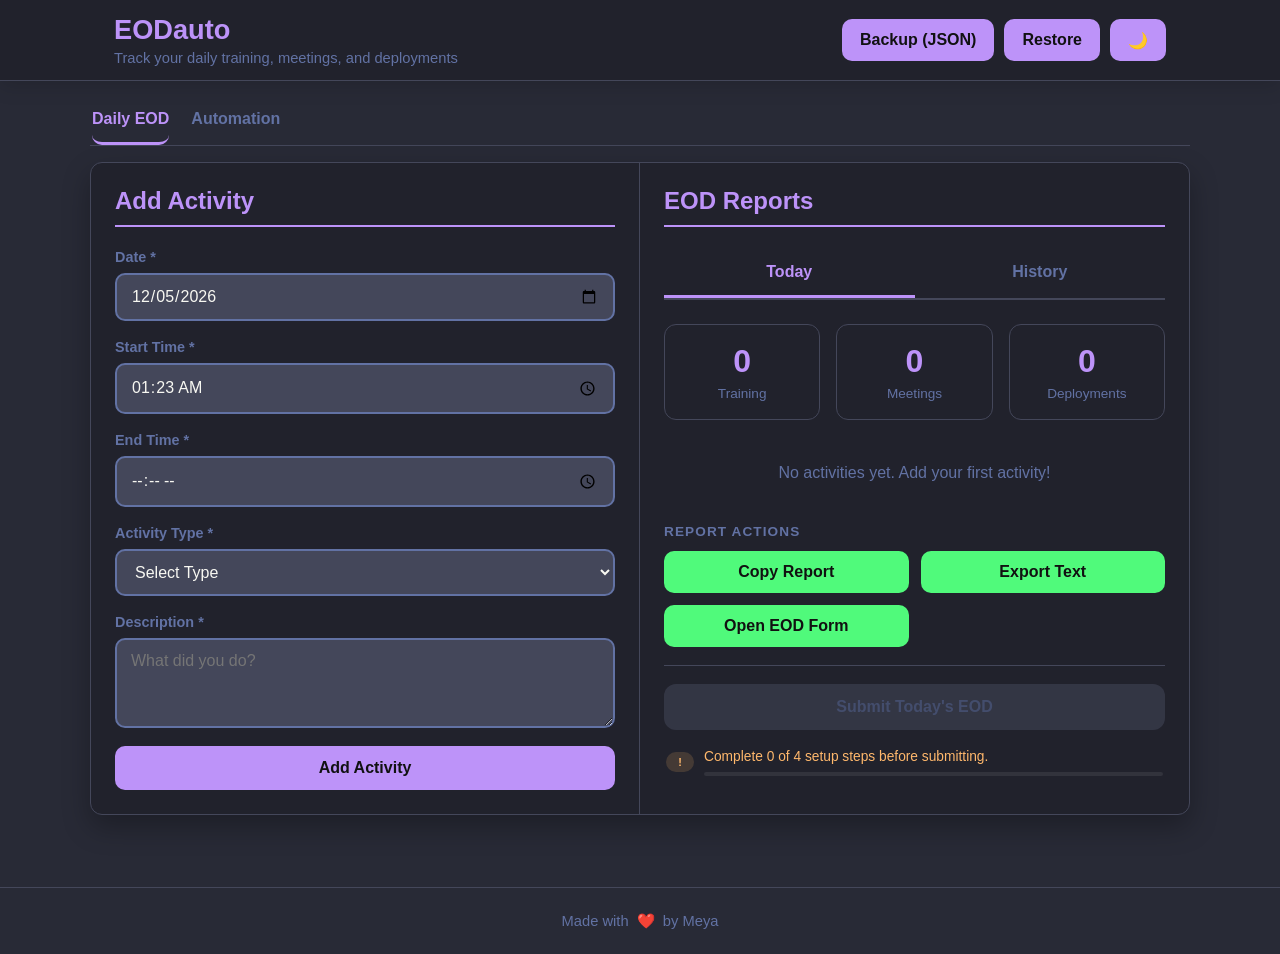
<file: index.html>
<!DOCTYPE html>
<html lang="en">

<head>
    <meta charset="UTF-8">
    <meta name="viewport" content="width=device-width, initial-scale=1.0">
    <title>EODauto</title>

    <link rel="stylesheet" href="styles.css">
</head>

<body>

    <!-- Toast Notifications -->
    <div class="toast-container" id="toastContainer"></div>

    <!-- Header -->
    <header class="site-header">

        <div class="header-content">

            <div class="header-branding">
                <h1>EODauto</h1>
                <p>Track your daily training, meetings, and deployments</p>
            </div>

            <!-- Mobile Menu Button -->
            <button
                id="menuToggle"
                class="menu-toggle"
                aria-label="Toggle navigation"
                aria-expanded="false"
                aria-controls="headerControls">

                <span></span>
                <span></span>
                <span></span>

            </button>

            <!-- Navigation -->
            <nav
                id="headerControls"
                class="header-controls"
                aria-label="Application Navigation">

                <button
                    class="backup-button"
                    id="backupBtn"
                    type="button">

                    Backup (JSON)

                </button>

                <button
                    class="restore-button"
                    id="restoreBtn"
                    type="button">

                    Restore

                </button>

                <input
                    class="restore-input"
                    id="restoreInput"
                    type="file"
                    accept="application/json,.json">

                <button
                    class="theme-toggle"
                    id="themeToggle"
                    type="button"
                    title="Toggle Theme">

                    🌙
                </button>
            </nav>
        </div>
    </header>

    <!-- Main -->
    <main class="main-wrapper">

        <div class="container">

            <div class="app-view-switcher" aria-label="Workspace view">
                <button class="app-view-button active" type="button" data-view="daily">
                    Daily EOD
                </button>
                <button class="app-view-button" type="button" data-view="automation">
                    Automation
                </button>
            </div>

            <div class="main-content" id="mainContent" data-view="daily">

                <!-- Activity Form -->
                <section class="card daily-view activity-card">

                    <h2>Add Activity</h2>

                    <div
                        class="success"
                        id="successMessage">

                        Activity added successfully!
                    </div>

                    <div
                        class="error"
                        id="formError">
                    </div>

                    <form id="entryForm">
                        <div class="form-group">
                            <label for="date">
                                Date *
                            </label>

                            <input
                                type="date"
                                id="date"
                                required>
                        </div>

                        <div class="form-group">

                            <label for="startTime">
                                Start Time *
                            </label>

                            <input
                                type="time"
                                id="startTime"
                                required>

                        </div>

                        <div class="form-group">
                            <label for="endTime">
                                End Time *
                            </label>

                            <input
                                type="time"
                                id="endTime"
                                required>
                        </div>

                        <div class="form-group">
                            <label for="activityType">
                                Activity Type *
                            </label>

                            <select
                                id="activityType"
                                required>

                                <option value="">Select Type</option>
                                <option value="training">Training</option>
                                <option value="meeting">Meeting</option>
                                <option value="deployment">Deployment</option>

                            </select>

                        </div>

                        <div class="form-group">

                            <label for="description">
                                Description *
                            </label>

                            <textarea
                                id="description"
                                placeholder="What did you do?"
                                required></textarea>
                        </div>

                        <button type="submit">
                            Add Activity
                        </button>
                    </form>
                </section>

                <!-- Reports -->
                <section class="card daily-view reports-card">

                    <h2>EOD Reports</h2>
                    <div
                        class="tabs"
                        id="reportTabs">

                        <button
                            class="tab-button active"
                            data-tab="today">
                            Today
                        </button>

                        <button
                            class="tab-button"
                            data-tab="history">
                            History
                        </button>
                    </div>

                    <!-- Today -->

                    <div
                        class="tab-content active"
                        id="todayTab">
                        <div
                            class="stats"
                            id="stats">
                            <div class="stat">
                                <div
                                    class="stat-number"
                                    id="trainingCount">
                                    0
                                </div>
                                <div class="stat-label">
                                    Training
                                </div>
                            </div>
                            <div class="stat">
                                <div
                                    class="stat-number"
                                    id="meetingCount">
                                    0
                                </div>
                                <div class="stat-label">
                                    Meetings
                                </div>
                            </div>

                            <div class="stat">

                                <div
                                    class="stat-number"
                                    id="deploymentCount">
                                    0
                                </div>

                                <div class="stat-label">
                                    Deployments
                                </div>
                            </div>
                        </div>

                        <div
                            class="entries-list"
                            id="entriesList">

                            <p class="empty-message">
                                No activities yet. Add your first activity!
                            </p>
                        </div>

                        <div class="export-section">

                            <div class="export-label">

                                Report Actions

                            </div>

                            <div class="export-buttons">

                                <button id="copyReportBtn">

                                    Copy Report

                                </button>

                                <button id="exportTextBtn">

                                    Export Text

                                </button>

                                <button id="formsBtn">

                                    Open EOD Form

                                </button>

                            </div>

                            <hr class="report-divider">

                            <button
                                id="submitEodBtn"
                                class="submit-eod-btn"
                                type="button">

                                Submit Today's EOD

                            </button>

                            <div id="automationSetupReminder" class="automation-setup-reminder">
                                Complete all automation setup steps before submitting.
                            </div>

                        </div>
                    </div>

                    <!-- History -->

                    <div
                        class="tab-content"
                        id="historyTab">

                        <div
                            class="date-list"
                            id="dateList">

                            <p class="empty-message">

                                No EOD reports recorded yet.

                            </p>
                        </div>

                        <div
                            class="report-display empty"
                            id="reportDisplay">

                            Select a date to view the EOD report

                        </div>

                        <div class="export-section">

                            <div class="export-label">

                                Report Actions

                            </div>

                            <div class="export-buttons">

                                <button id="copyHistoryBtn">

                                    Copy Report

                                </button>

                                <button id="exportHistoryBtn">

                                    Export Report

                                </button>

                            </div>

                        </div>
                    </div>
                </section>

                <!-- Automation Setup -->
                <section class="card automation-view automation-wizard-card">
                    <h2>Automation Setup</h2>

                    <div class="wizard-checklist">

                        <details class="wizard-step" id="wizardStepTampermonkey">
                            <summary class="wizard-step-summary">
                                <div>
                                    <div class="wizard-step-title">Install Tampermonkey</div>
                                    <div class="wizard-step-copy">
                                        Install the browser extension that runs EODAuto automation.
                                    </div>
                                </div>
                                <div class="wizard-step-action">
                                    <label class="wizard-checkbox">
                                        <input type="checkbox" id="setupTampermonkeyCheckbox">
                                        <span>Installed</span>
                                    </label>
                                </div>
                            </summary>
                            <div class="wizard-step-content">
                                <p><a href="https://tampermonkey.net/?ext=dhdg&browser=chrome" target="_blank" rel="noopener">Download Tampermonkey</a> and install it in your browser. After installation, return here and check the box.</p>
                            </div>
                        </details>

                        <details class="wizard-step" id="wizardStepScript">
                            <summary class="wizard-step-summary">
                                <div>
                                    <div class="wizard-step-title">Install EODAuto Automation</div>
                                    <div class="wizard-step-copy">
                                        Open the automation script so Tampermonkey can install it automatically.
                                    </div>
                                </div>
                                <div class="wizard-step-action">
                                    <label class="wizard-checkbox">
                                        <input type="checkbox" id="setupScriptCheckbox">
                                        <span>Installed</span>
                                    </label>
                                </div>
                            </summary>
                            <div class="wizard-step-content">
                                <ol>
                                    <li>Open the EODAuto script on GitHub Gist: <a href="https://gist.github.com/CGMejia2001/66a2e7a3972d83bdd9325d8642da30ff" target="_blank" rel="noopener">View Gist</a>.</li>
                                    <li>After installing the Tampermonkey extension, open your browser's extensions list and click Tampermonkey.</li>
                                    <li>In Tampermonkey, click <strong>Dashboard</strong>. When redirected, click the <strong>+</strong> (create) icon to add a new userscript.</li>
                                    <li>Copy the contents of the Gist and paste it into the Tampermonkey editor, then choose <strong>File &gt; Save</strong>.</li>
                                    <li>Return to Tampermonkey's <strong>Installed Userscripts</strong> list and ensure the EODAuto script is enabled.</li>
                                    <li>Once enabled, mark this step complete.</li>
                                </ol>
                            </div>
                        </details>

                        <details class="wizard-step" id="wizardStepConfigure">
                            <summary class="wizard-step-summary">
                                <div>
                                    <div class="wizard-step-title">Configure Automation</div>
                                    <div class="wizard-step-copy">
                                        Fill in required automation settings using the form below. The checkbox will stay synced with valid automation configuration.
                                    </div>
                                </div>
                                <div class="wizard-step-action">
                                    <label class="wizard-checkbox">
                                        <input type="checkbox" id="setupConfiguredCheckbox">
                                        <span>Configured</span>
                                    </label>
                                </div>
                            </summary>
                            <div class="wizard-step-content">
                                <p>Complete the inline automation settings form below and then save to keep this step aligned with your configuration.</p>
                            </div>
                        </details>

                        <details class="wizard-step" id="wizardStepTest">
                            <summary class="wizard-step-summary">
                                <div>
                                    <div class="wizard-step-title">Run Test</div>
                                    <div class="wizard-step-copy">
                                        Launch a small automation test and confirm Mission Control appears.
                                    </div>
                                </div>
                                <div class="wizard-step-action">
                                    <label class="wizard-checkbox">
                                        <input type="checkbox" id="setupTestedCheckbox">
                                        <span>Test Completed</span>
                                    </label>
                                </div>
                            </summary>
                            <div class="wizard-step-content">
                                <p>Run the test automation and confirm Mission Control appears. After verifying the test completed successfully, check this box.</p>
                                <div class="wizard-step-buttons">
                                    <button type="button" id="runAutomationTestBtn" class="btn-primary">Launch Setup Test</button>
                                    <button type="button" id="confirmTestCompletedBtn" class="btn-secondary hidden">Confirm Test Completed</button>
                                </div>
                            </div>
                        </details>
                    </div>

                </section>

                <section class="card automation-view automation-settings-card" id="automationSettingsCard">
                    <h2>Automation Settings</h2>
                    <form id="settingsForm" class="settings-card-form" onsubmit="return false;">
                        <div class="form-group">
                            <label for="formsUrl">Microsoft Forms URL</label>
                            <input type="url" id="formsUrl" placeholder="https://..." required>
                        </div>
                        <div class="form-group">
                            <label for="employeeId">Employee ID</label>
                            <input type="text" id="employeeId" placeholder="Employee ID">
                        </div>
                        <div class="form-group">
                            <label for="attendanceStatus">Attendance Status</label>
                            <select id="attendanceStatus">
                                <option value="Present – Training (Bootcamp)">Present – Training (Bootcamp)</option>
                                <option value="Present – Deployed (Hybrid)">Present – Deployed (Hybrid)</option>
                            </select>
                        </div>
                        <div class="form-group">
                            <label for="starRating6">How confident are you with today's topics?</label>
                            <select id="starRating6">
                                <option value="5">★★★★★</option>
                                <option value="4">★★★★☆</option>
                                <option value="3">★★★☆☆</option>
                                <option value="2">★★☆☆☆</option>
                                <option value="1">★☆☆☆☆</option>
                            </select>
                        </div>
                        <div class="form-group">
                            <label for="starRating7">How would you rate today's training/deployment session?</label>
                            <select id="starRating7">
                                <option value="5">★★★★★</option>
                                <option value="4">★★★★☆</option>
                                <option value="3">★★★☆☆</option>
                                <option value="2">★★☆☆☆</option>
                                <option value="1">★☆☆☆☆</option>
                            </select>
                        </div>
                        <div class="form-group">
                            <label for="defaultText8">Do you have any questions or support needed?</label>
                            <textarea id="defaultText8" rows="3"></textarea>
                        </div>
                        <div class="form-group">
                            <label for="defaultText9">Additional Feedback or Comments</label>
                            <textarea id="defaultText9" rows="3"></textarea>
                        </div>
                        <label class="checkbox-row">
                            <input type="checkbox" id="autoBackup">
                            <span>Automatically backup before submission</span>
                        </label>
                        <div class="modal-actions">
                            <button type="button" id="saveSettingsBtn" class="btn-primary">Save Settings</button>
                        </div>
                    </form>
                </section>
            </div>
        </div>
    </main>

    <!-- Edit Modal -->

    <div
        class="modal"
        id="editModal">

        <div class="modal-content">

            <div class="modal-header">

                <h2>Edit Activity</h2>

            </div>

            <form id="editForm">

                <div class="form-group">

                    <label for="editDate">
                        Date *
                    </label>

                    <input
                        type="date"
                        id="editDate"
                        required>

                </div>

                <div class="form-group">

                    <label for="editStartTime">
                        Start Time *
                    </label>

                    <input
                        type="time"
                        id="editStartTime"
                        required>

                </div>

                <div class="form-group">

                    <label for="editEndTime">
                        End Time *
                    </label>

                    <input
                        type="time"
                        id="editEndTime"
                        required>

                </div>

                <div class="form-group">

                    <label for="editActivityType">
                        Activity Type *
                    </label>

                    <select
                        id="editActivityType"
                        required>

                        <option value="">Select Type</option>
                        <option value="training">Training</option>
                        <option value="meeting">Meeting</option>
                        <option value="deployment">Deployment</option>

                    </select>

                </div>

                <div class="form-group">

                    <label for="editDescription">

                        Description *

                    </label>

                    <textarea
                        id="editDescription"
                        required></textarea>

                </div>

                <div
                    class="error"
                    id="editError">

                </div>

                <div class="modal-buttons">

                    <button type="submit">

                        Save Changes

                    </button>

                    <button
                        type="button"
                        id="cancelEditBtn">

                        Cancel

                    </button>
                </div>
            </form>
        </div>
    </div>


    <!-- Backup Modal -->
<div
    id="backupModal"
    class="modal">

    <div class="modal-content backup-modal">

        <div class="modal-header">

            <h2>Backup Activities</h2>

            <p class="modal-subtitle">
                Select which dates you want to include in the backup.
            </p>

        </div>

        <div class="backup-controls">

            <label class="checkbox-row">

                <input
                    type="checkbox"
                    id="backupSelectAll"
                    checked>

                <span>Select All</span>
            </label>
        </div>

        <div
            id="backupDateList"
            class="backup-date-list">

            <!-- Populated by JavaScript -->

        </div>

        <div
            id="backupSummary"
            class="backup-summary">

            Selected:
            <strong>0 dates</strong>
            •
            <strong>0 activities</strong>

        </div>

        <div class="modal-actions">

            <button
                type="button"
                id="cancelBackupBtn"
                class="btn-secondary">

                Cancel

            </button>

            <button
                type="button"
                id="confirmBackupBtn"
                class="btn-primary">

                Download Backup

            </button>
        </div>
    </div>
</div>

    <footer>
        <p>
            Made with
            <span class="love-heart">❤️</span>
            by Meya
        </p>
    </footer>

    <script src="script.js"></script>

</body>
</html>
</file>
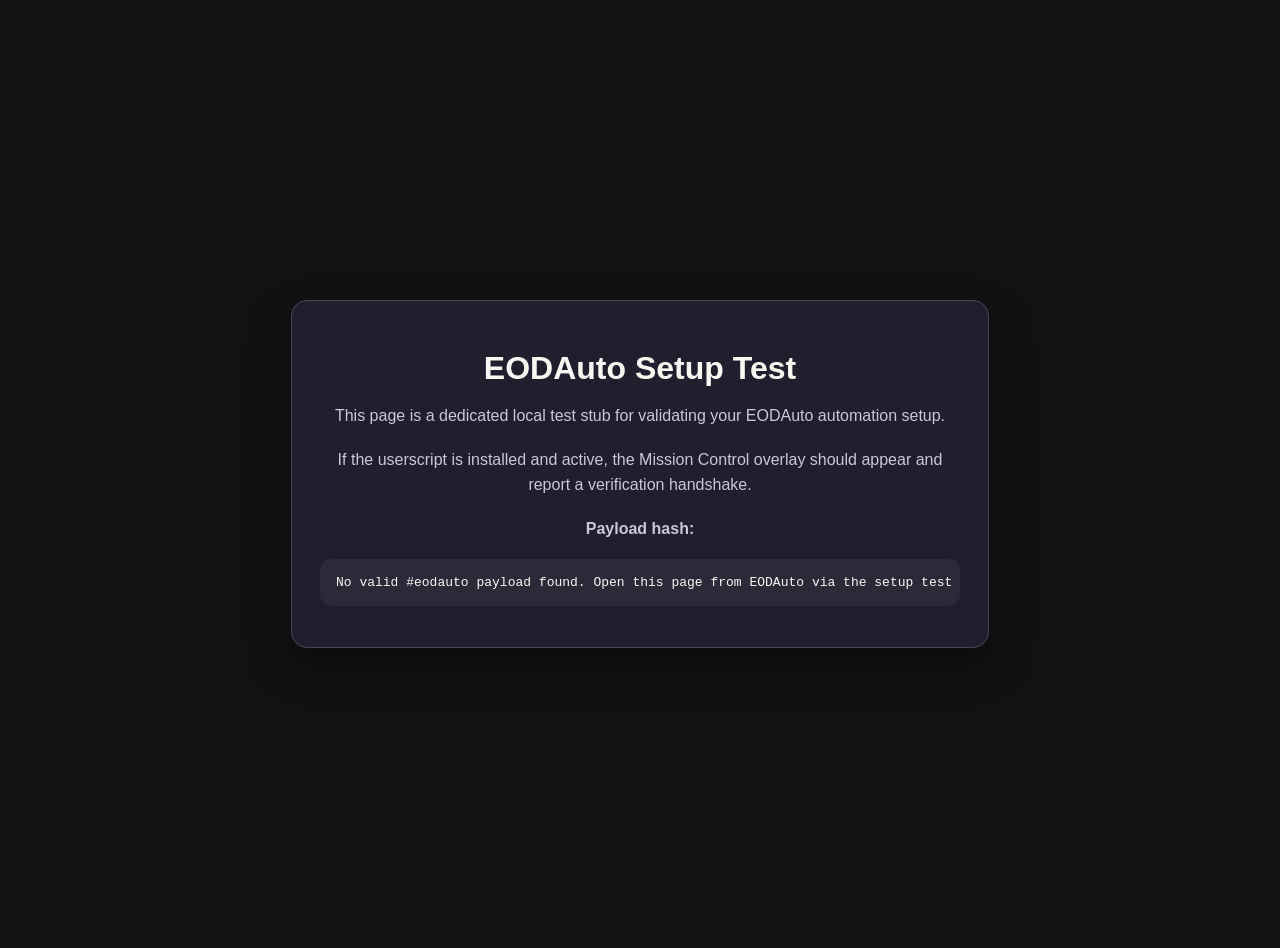
<file: EODAuto-Test.html>
<!DOCTYPE html>
<html lang="en">
<head>
    <meta charset="UTF-8">
    <meta name="viewport" content="width=device-width, initial-scale=1.0">
    <title>EODAuto Test Page</title>
    <style>
        body {
            font-family: Arial, sans-serif;
            background: #121212;
            color: #f8f8f2;
            margin: 0;
            min-height: 100vh;
            display: flex;
            align-items: center;
            justify-content: center;
            text-align: center;
            padding: 24px;
        }
        .card {
            background: #1f1f2e;
            border-radius: 16px;
            border: 1px solid #44475a;
            padding: 28px;
            max-width: 640px;
            width: 100%;
            box-shadow: 0 18px 40px rgba(0,0,0,.35);
        }
        h1 {
            margin-bottom: 12px;
            font-size: 2rem;
        }
        p {
            color: #c8c8d6;
            margin-bottom: 18px;
            line-height: 1.6;
        }
        pre {
            text-align: left;
            background: rgba(255,255,255,.05);
            padding: 16px;
            border-radius: 12px;
            overflow-x: auto;
            color: #f8f8f2;
        }
    </style>
</head>
<body>
    <div class="card">
        <h1>EODAuto Setup Test</h1>
        <p>This page is a dedicated local test stub for validating your EODAuto automation setup.</p>
        <p>If the userscript is installed and active, the Mission Control overlay should appear and report a verification handshake.</p>
        <div id="payloadInfo">
            <p><strong>Payload hash:</strong></p>
            <pre id="payloadText">Waiting for payload...</pre>
        </div>
    </div>
    <script>
        function readPayload() {
            if (!location.hash.startsWith('#eodauto=')) return null;
            try {
                return JSON.parse(decodeURIComponent(location.hash.substring(9)));
            } catch (error) {
                return { error: error.message };
            }
        }

        const payload = readPayload();
        const payloadText = document.getElementById('payloadText');
        if (payload) {
            payloadText.textContent = JSON.stringify(payload, null, 2);
        } else {
            payloadText.textContent = 'No valid #eodauto payload found. Open this page from EODAuto via the setup test button.';
        }
    </script>
</body>
</html>
</file>
<file: styles.css>
/* =========================================================
   RESET
========================================================= */

*,
*::before,
*::after{
    margin:0;
    padding:0;
    box-sizing:border-box;
}

/* =========================================================
   THEME VARIABLES
========================================================= */

:root{

    --bg-primary:#282a36;
    --bg-secondary:#21222c;

    --card-bg:#21222c;

    --text-primary:#f8f8f2;
    --text-secondary:#6272a4;

    --border:#44475a;

    --primary:#bd93f9;
    --primary-hover:#a080d5;

    --success:#50fa7b;
    --danger:#ff5555;
    --info:#8be9fd;

    --input-bg:#44475a;
    --input-border:#6272a4;

    --shadow:0 12px 28px rgba(0,0,0,.28);

    --radius:12px;

    --transition:.25s ease;

}

/* =========================================================
   LIGHT MODE
========================================================= */

body.light-mode{

    --bg-primary:#f7f8fb;
    --bg-secondary:#ffffff;

    --card-bg:#ffffff;

    --text-primary:#2d2d3d;
    --text-secondary:#a68ccf;

    --border:#e6e4ef;

    --input-bg:#f5f5f5;
    --input-border:#dddddd;

}

/* =========================================================
   BODY
========================================================= */

html{

    scroll-behavior:smooth;

}

body{

    font-family:
        -apple-system,
        BlinkMacSystemFont,
        "Segoe UI",
        Roboto,
        sans-serif;

    background:var(--bg-primary);

    color:var(--text-primary);

    margin:0;

    min-height:100vh;

    display:flex;

    flex-direction:column;

    transition:
        background .3s,
        color .3s;

}

/* =========================================================
   WRAPPER
========================================================= */

.main-wrapper{

    flex:1;

    padding:24px;

}

.container{

    width:min(1100px,100%);

    margin-inline:auto;

}

/* =========================================================
   HEADER
========================================================= */

.site-header{

    position:sticky;

    top:0;

    z-index:1000;

    background:var(--card-bg);

    border-bottom:1px solid var(--border);

    box-shadow:0 4px 20px rgba(0,0,0,.15);

    backdrop-filter:blur(12px);

}

.header-content{

    width:min(1100px,100%);

    margin:auto;

    display:flex;

    justify-content:space-between;

    align-items:center;

    gap:24px;

    padding:14px 24px;

}

.header-branding{

    display:flex;

    flex-direction:column;

    gap:4px;

}

.header-branding h1{

    color:var(--primary);

    font-size:1.7rem;

    font-weight:700;

}

.header-branding p{

    color:var(--text-secondary);

    font-size:.92rem;

}

/* =========================================================
   NAVIGATION
========================================================= */

.header-controls{

    display:flex;

    align-items:center;

    gap:10px;

}

/* =========================================================
   BUTTON BASE
========================================================= */

.header-controls button,
.menu-toggle{

    border:none;

    border-radius:10px;

    cursor:pointer;

    font-weight:600;

    transition:all var(--transition);

}

.header-controls button{

    min-height:42px;

    padding:0 18px;

    white-space:nowrap;

}

/* =========================================================
   BUTTON COLORS
========================================================= */

.forms-button{

    background:#ff79c6;

    color:#111;

}

.forms-button:hover{

    background:#ff5ca7;

}

.backup-button,
.restore-button,
.theme-toggle{

    background:var(--primary);

    color:#111;

}

.backup-button:hover,
.restore-button:hover,
.theme-toggle:hover{

    background:var(--primary-hover);

}

/* =========================================================
   HAMBURGER
========================================================= */

.menu-toggle{

    display:none;

    width:46px;

    height:46px;

    background:transparent;

    padding:0;

}

.menu-toggle span{

    display:block;

    width:24px;

    height:2px;

    background:var(--text-primary);

    margin:5px auto;

    transition:.25s;

}

.menu-toggle.active span:nth-child(1){

    transform:
        translateY(7px)
        rotate(45deg);

}

.menu-toggle.active span:nth-child(2){

    opacity:0;

}

.menu-toggle.active span:nth-child(3){

    transform:
        translateY(-7px)
        rotate(-45deg);

}

.restore-input{

    display:none;

}

/* =========================================================
   MAIN GRID
========================================================= */

.app-view-switcher{

    display:flex;

    gap:22px;

    margin-bottom:16px;

    border-bottom:1px solid var(--border);

    padding:0 2px;

}

.app-view-button{

    min-height:40px;

    padding:0 0 10px;

    border:0;

    border-bottom:3px solid transparent;

    background:transparent;

    color:var(--text-secondary);

    font-weight:700;

    cursor:pointer;

    position:relative;

    transition:
        color .2s ease,
        border-color .2s ease,
        transform .2s ease;

}

.app-view-button:hover{

    color:var(--text-primary);

    transform:translateY(-1px);

}

.app-view-button.active{

    background:transparent;

    border-bottom-color:var(--primary);

    color:var(--primary);

}

.main-content{

    display:grid;

    align-items:stretch;

    grid-template-columns:

        minmax(320px,1fr)
        minmax(320px,1fr);

    gap:0;

    overflow:hidden;

    background:var(--card-bg);

    border:1px solid var(--border);

    border-radius:var(--radius);

    box-shadow:var(--shadow);

}

.main-content[data-view="daily"] .automation-view,
.main-content[data-view="automation"] .daily-view{

    display:none;

}

.main-content[data-view="daily"] .daily-view,
.main-content[data-view="automation"] .automation-view{

    animation:viewSwipeIn .28s ease both;

}

.automation-settings-card {
    display: flex;
    flex-direction: column;
    justify-content: space-between;
    min-height: 320px;
}

.settings-card-overview {
    display: grid;
    gap: 14px;
}

.settings-card-row {
    display: flex;
    justify-content: space-between;
    gap: 12px;
    padding: 10px 14px;
    background: rgba(255,255,255,0.06);
    border-radius: 10px;
}

.settings-card-label {
    font-weight: 600;
    color: var(--text);
}

.settings-card-value {
    color: var(--secondary);
    text-align: right;
}

.settings-card-status {
    margin-top: 18px;
    font-size: 0.95rem;
    color: var(--text);
    line-height: 1.6;
}

.settings-card-actions {
    margin-top: 24px;
    display: flex;
    justify-content: flex-start;
}

/* =========================================================
   CARDS
========================================================= */

.card{

    background:var(--card-bg);

    border:1px solid var(--border);

    border-radius:var(--radius);

    padding:24px;

    box-shadow:var(--shadow);

}

.main-content > .card{

    background:transparent;

    border:0;

    border-radius:0;

    box-shadow:none;

}

.main-content[data-view="daily"] .activity-card,
.main-content[data-view="automation"] .automation-wizard-card{

    border-right:1px solid var(--border);

}

.card h2{

    color:var(--primary);

    margin-bottom:22px;

    padding-bottom:10px;

    border-bottom:2px solid var(--primary);

}

/* =========================================================
   Wizard
========================================================= */

.automation-wizard-card {
    display:flex;
    flex-direction:column;
    gap:18px;
}

.wizard-checklist {
    display:flex;
    flex-direction:column;
    gap:14px;
}

details.wizard-step {
    border:1px solid var(--border);
    border-radius:var(--radius);
    background:var(--bg-secondary);
    transition:
        background var(--transition),
        border-color var(--transition),
        transform var(--transition);
    overflow:hidden;
}

details.wizard-step:hover {
    border-color:rgba(189,147,249,.55);
    transform:translateY(-1px);
}

details.wizard-step.completed {
    border-color:var(--success);
    background:rgba(80,250,123,.08);
    box-shadow: 0 0 0 2px rgba(80,250,123,0.18);
}

.wizard-step-summary {
    display:flex;
    justify-content:space-between;
    align-items:center;
    gap:16px;
    padding:18px 20px;
    cursor:pointer;
    list-style:none;
    position:relative;
    padding-right:62px;
}

.wizard-step-summary::-webkit-details-marker {
    display:none;
}

.wizard-step-summary::after {
    content:"";
    position:absolute;
    right:20px;
    top:50%;
    width:9px;
    height:9px;
    border-right:2px solid currentColor;
    border-bottom:2px solid currentColor;
    color:var(--text-secondary);
    transform:translateY(-65%) rotate(45deg);
    transition:
        color var(--transition),
        transform var(--transition);
}

.wizard-step-summary::before {
    /*content:"Open";*/
    position:absolute;
    right:42px;
    top:50%;
    color:var(--text-secondary);
    font-size:.72rem;
    font-weight:800;
    letter-spacing:.04em;
    text-transform:uppercase;
    transform:translateY(-50%);
    transition:color var(--transition);
}

details.wizard-step[open] .wizard-step-summary::after {
    color:var(--primary);
    transform:translateY(-35%) rotate(225deg);
}

details.wizard-step[open] .wizard-step-summary::before {
    /*content:"Close";*/
    color:var(--primary);
}

details.wizard-step:hover .wizard-step-summary::after,
details.wizard-step:hover .wizard-step-summary::before {
    color:var(--primary);
}

.wizard-step-title {
    font-size:1rem;
    font-weight:700;
    color:var(--text-primary);
}

.wizard-step-copy {
    color:var(--text-secondary);
    font-size:.92rem;
    margin-top:6px;
    line-height:1.4;
    max-width:42rem;
}

.wizard-step-content {
    padding:0 20px 18px;
    color:var(--text-secondary);
    font-size:.92rem;
    line-height:1.6;
    border-top:1px solid var(--border);
    /* animate open/close */
    max-height:0;
    overflow:hidden;
    transition:max-height 300ms ease, padding 300ms ease;
}

details.wizard-step[open] .wizard-step-content {
    max-height:400px; /* large enough to fit content */
    padding:12px 20px 18px;
}

.wizard-step-action {
    display:flex;
    align-items:center;
    gap:10px;
    flex-wrap:wrap;
}

.wizard-checkbox {
    display:flex;
    align-items:center;
    gap:12px;
    cursor:pointer;
    color:var(--text-primary);
    font-weight:700;
}

.wizard-checkbox input[type="checkbox"] {
    width:18px;
    height:18px;
    accent-color:var(--primary);
}

.wizard-step-action button {
    min-width: 150px;
    padding: 12px 18px;
    white-space: nowrap;
}

.wizard-step-content button {
    display: inline-flex;
    align-items: center;
    justify-content: center;
    min-width: 180px;
    padding: 12px 22px;
    white-space: nowrap;
    margin-top: 14px;
}

.wizard-step-buttons {
    display: flex;
    flex-wrap: wrap;
    gap: 12px;
    margin-top: 14px;
}

.wizard-step-action button.btn-secondary,
.wizard-step-action button.btn-primary,
.wizard-step-content button.btn-secondary,
.wizard-step-content button.btn-primary {
    width: auto;
}

.wizard-test-actions button {
     justify-content: flex-end;
}

.automation-status-card {
    padding:18px 20px;
    border:1px solid var(--border);
    border-radius:var(--radius);
    background:var(--bg-secondary);
}

.automation-status-card h3 {
    color:var(--primary);
    font-size:1.05rem;
    margin-bottom:12px;
}

.status-grid {
    display:grid;
    gap:14px;
    grid-template-columns:repeat(2,minmax(160px,1fr));
}

.status-grid div {
    display:flex;
    flex-direction:column;
    gap:6px;
}

.status-label {
    color:var(--text-secondary);
    font-size:.82rem;
}

.status-value {
    color:var(--text-primary);
    font-size:1rem;
    font-weight:700;
}

.hidden {
    display:none !important;
}

@media (max-width:900px) {
    .status-grid {
        grid-template-columns:1fr;
    }
}

.modal-buttons,
.modal-actions{

    display:flex;

    justify-content:flex-end;

    gap:12px;

    padding:20px 24px 24px;

}

.modal-actions button{

    border:none;

    border-radius:var(--radius);

    padding:12px 22px;

    cursor:pointer;

    font-weight:600;

    transition:var(--transition);

}

/* Cancel Button */

#cancelBackupBtn{

    background:transparent;

    color:var(--text-secondary);

    border:1px solid var(--border);

}

#cancelBackupBtn:hover{

    background:var(--border);

    color:var(--text-primary);

}

/* Download Button */

#confirmBackupBtn{

    background:var(--primary);

    color:var(--text-primary);

}

#confirmBackupBtn:hover{

    background:var(--primary-hover);

    transform:translateY(-2px);

}

.btn-secondary{

    background:transparent;

    color:var(--text-secondary);

    border:1px solid var(--border);

}

.btn-secondary:hover{

    background:var(--border);

    color:var(--text-primary);

}

.btn-primary{

    background:var(--primary);

    color:var(--text-primary);

}

.btn-primary:hover{

    background:var(--primary-hover);

    transform:translateY(-2px);

}
    .entry-actions{

        flex-direction:column;

    }

    .edit-btn,
    .delete-btn{

        width:100%;

    }

    .modal-buttons button[type="button"],
#cancelBackupBtn{

    background:transparent;

    color:var(--text-secondary);

    border:1px solid var(--border);

}

.modal-buttons button[type="button"]:hover,
#cancelBackupBtn:hover{

    background:var(--border);

    color:var(--text-primary);

}




/* =========================================================
   MOBILE
========================================================= */

@media (max-width:900px){

    .main-content{

        grid-template-columns:1fr;

    }

    .main-content[data-view="daily"] .activity-card,
    .main-content[data-view="automation"] .automation-wizard-card{

        border-right:0;

        border-bottom:1px solid var(--border);

    }

}

@media (max-width:640px){

    .main-wrapper{

        padding:16px;

    }

    .header-content{

        flex-wrap:wrap;

        gap:16px;

        padding:14px 16px;

    }

    .menu-toggle{

        display:block;

    }

    .header-controls{

        display:none;

        width:100%;

        flex-direction:column;

        gap:12px;

        animation:menuDrop .25s ease;

    }

    .header-controls.show{

        display:flex;

    }

    .header-controls button{

        width:100%;

    }

}

@keyframes menuDrop{

    from{

        opacity:0;

        transform:translateY(-12px);

    }

    to{

        opacity:1;

        transform:none;

    }

}
/* =========================================================
   FORM ELEMENTS
========================================================= */

.form-group{
    display:flex;
    flex-direction:column;
    gap:8px;
    margin-bottom:18px;
}

label{
    font-size:.9rem;
    font-weight:600;
    color:var(--text-secondary);
}

input,
select,
textarea{

    width:100%;

    border:2px solid var(--input-border);

    border-radius:10px;

    background:var(--input-bg);

    color:var(--text-primary);

    padding:12px 14px;

    font:inherit;

    transition:
        border-color .2s,
        box-shadow .2s,
        background .2s;

}

input:focus,
select:focus,
textarea:focus{

    outline:none;

    border-color:var(--primary);

    box-shadow:
        0 0 0 4px rgba(189,147,249,.12);

}

textarea{

    resize:vertical;

    min-height:90px;

}

/* =========================================================
   BUTTONS
========================================================= */

button{

    border:none;

    border-radius:10px;

    cursor:pointer;

    font:inherit;

    font-weight:600;

    transition:
        background-color .2s ease,
        border-color .2s ease,
        color .2s ease,
        box-shadow .2s ease,
        filter .2s ease,
        transform .2s ease;

}

button:hover{

    box-shadow:0 8px 18px rgba(0,0,0,.14);

}

button:focus-visible,
input:focus-visible,
select:focus-visible,
textarea:focus-visible,
a:focus-visible{

    outline:2px solid var(--primary);

    outline-offset:3px;

}

form button[type="submit"]{

    width:100%;

    background:var(--primary);

    color:#111;

    padding:13px;

}

form button[type="submit"]:hover{

    background:var(--primary-hover);

}

button:active{

    transform:scale(.98);

}

/* =========================================================
   SUCCESS / ERROR
========================================================= */

.success,
.error{

    display:none;

    border-radius:10px;

    padding:12px 16px;

    margin-bottom:18px;

    font-weight:600;

}

.success{

    background:var(--success);

    color:#111;

}

.error{

    background:rgba(255,85,85,.15);

    color:var(--danger);

    border:1px solid rgba(255,85,85,.3);

}

.success.show,
.error.show{

    display:block;

}

/* =========================================================
   TABS
========================================================= */

.tabs{

    display:flex;

    margin-bottom:24px;

    border-bottom:2px solid var(--border);

    position:relative;

}

.tab-button{

    flex:1;

    background:none;

    color:var(--text-secondary);

    border-radius:0;

    padding:14px;

    border-bottom:3px solid transparent;

    position:relative;

    transition:
        color .2s ease,
        transform .2s ease;

}

.tab-button:hover{

    color:var(--text-primary);

    transform:translateY(-1px);

    box-shadow:none;

}

.tab-button.active{

    color:var(--primary);

    border-bottom-color:var(--primary);

}

.tab-content{

    display:none;

}

.tab-content.active{

    display:block;

    animation:tabSwipeIn .24s ease both;

}

/* =========================================================
   STATS
========================================================= */

.stats{

    display:grid;

    grid-template-columns:repeat(3,1fr);

    gap:16px;

    margin-bottom:24px;

}

.stat{

    background:var(--bg-secondary);

    border:1px solid var(--border);

    border-radius:12px;

    padding:18px;

    text-align:center;

    transition:.25s;

}

.stat:hover{

    transform:translateY(-4px);

}

.stat-number{

    font-size:2rem;

    color:var(--primary);

    font-weight:700;

}

.stat-label{

    margin-top:6px;

    color:var(--text-secondary);

    font-size:.85rem;

}

/* =========================================================
   ENTRIES
========================================================= */

.entries-list{

    display:flex;

    flex-direction:column;

    gap:12px;

    max-height:420px;

    overflow:auto;

}

.entry-item{

    display:flex;

    justify-content:space-between;

    align-items:flex-start;

    gap:16px;

    background:var(--bg-secondary);

    border-left:5px solid var(--primary);

    border-radius:12px;

    padding:16px;

    transition:.2s;

}

.entry-item:hover{

    transform:translateX(4px);

}

.entry-item.training{

    border-left-color:#8be9fd;

}

.entry-item.meeting{

    border-left-color:#ff5555;

}

.entry-item.deployment{

    border-left-color:#50fa7b;

}

.entry-content{

    flex:1;

}

.entry-time{

    font-weight:700;

    margin-bottom:6px;

}

.entry-description{

    color:var(--text-secondary);

    line-height:1.45;

}

.entry-type{

    display:inline-flex;

    align-items:center;

    justify-content:center;

    margin-left:10px;

    padding:4px 10px;

    border-radius:999px;

    font-size:.72rem;

    text-transform:uppercase;

    font-weight:700;

}

.entry-type.training{

    background:#8be9fd;

    color:#111;

}

.entry-type.meeting{

    background:#ff5555;

    color:#fff;

}

.entry-type.deployment{

    background:#50fa7b;

    color:#111;

}

.entry-actions{

    display:flex;

    gap:8px;

}

.edit-btn,
.delete-btn{

    width:auto;

    min-width:72px;

    padding:8px 12px;

    border-radius:8px;

}

.edit-btn{

    background:#8be9fd;

    color:#111;

}

.delete-btn{

    background:#ff5555;

    color:#fff;

}

/* =========================================================
   HISTORY
========================================================= */

.date-list{

    display:flex;

    flex-direction:column;

    gap:10px;

    margin-bottom:18px;

    max-height:260px;

    overflow:auto;

}

.date-item{

    background:var(--bg-secondary);

    border-left:4px solid transparent;

    border-radius:10px;

    padding:14px;

    transition:.2s;

    cursor:pointer;

}

.date-item:hover{

    transform:translateX(4px);

}

.date-item.active{

    background:var(--primary);

    color:#111;

    border-left-color:#f1fa8c;

}

.date-label{

    font-weight:700;

}

.date-summary{

    font-size:.82rem;

    margin-top:4px;

    opacity:.8;

}

/* =========================================================
   REPORT DISPLAY
========================================================= */

.report-display{

    background:var(--bg-secondary);

    border:1px solid var(--border);

    border-radius:12px;

    padding:18px;

    font-family: "JetBrains Mono", Consolas, monospace;
    
    font-size: .92rem;

    overflow-x:auto;

    word-break:break-word;

    line-height: 1.7;

    max-height:380px;

    overflow:auto;
    
    white-space: pre-wrap;

}

.report-display.empty{

    display:flex;

    justify-content:center;

    align-items:center;

    color:var(--text-secondary);

    min-height:180px;

    text-align:center;

}

/* =========================================================
   EXPORT
========================================================= */

.export-section{

    margin-top:22px;

}

.export-buttons{

    display:grid;

    grid-template-columns:repeat(auto-fit,minmax(160px,1fr));

    gap:12px;

}

.export-buttons button{

    background:var(--success);

    color:#111;

    padding:12px;

}

.export-buttons button:hover{

    filter:brightness(.95);

}

.empty-message{

    color:var(--text-secondary);

    text-align:center;

    padding:32px 20px;

}

.export-label{

    margin-bottom:12px;

    color:var(--text-secondary);

    font-size:.85rem;

    font-weight:600;

    text-transform:uppercase;

    letter-spacing:.08em;

}

.report-divider{

    margin:18px 0;

    border:none;

    border-top:1px solid var(--border);

}

.submit-eod-btn{

    width:100%;

    padding:14px 18px;

    border:none;

    border-radius:var(--radius);

    background:var(--primary);

    color:#fff;

    font-size:1rem;

    font-weight:700;

    cursor:pointer;

    transition:var(--transition);

}

.submit-eod-btn:hover{

    background:var(--primary-hover);

    transform:translateY(-2px);

}

.submit-eod-btn:active{

    transform:translateY(0);

}

.submit-eod-btn:disabled{
    opacity:.55;
    cursor:not-allowed;
    background:var(--border);
    color:var(--text-secondary);
    transform:none;
}

.automation-setup-reminder {
    margin-top:10px;
    display:flex;
    align-items:center;
    gap:10px;
    padding:8px 2px 0;
    border:none;
    border-radius:0;
    background:transparent;
    color:var(--text-secondary);
    font-size:.86rem;
    line-height:1.3;
    text-align:left;
}

.automation-setup-reminder.setup-ready {
    color:var(--success);
}

.automation-setup-reminder.setup-incomplete {
    color:#ffb86c;
}

.setup-status-icon {
    flex:0 0 auto;
    min-width:28px;
    height:20px;
    padding:0 7px;
    display:flex;
    align-items:center;
    justify-content:center;
    border-radius:999px;
    background:rgba(255,184,108,.16);
    color:#ffb86c;
    font-size:.68rem;
    font-weight:800;
}

.setup-ready .setup-status-icon {
    background:rgba(80,250,123,.16);
    color:var(--success);
}

.setup-status-body {
    flex:1;
    min-width:0;
    display:grid;
    gap:6px;
}

.setup-status-title {
    display:none;
}

.setup-ready .setup-status-title {
    color:var(--success);
}

.setup-status-copy {
    color:var(--text-secondary);
}

.setup-ready .setup-status-copy {
    color:var(--success);
}

.setup-incomplete .setup-status-copy {
    color:#ffb86c;
}

.setup-progress {
    height:4px;
    overflow:hidden;
    border-radius:999px;
    background:rgba(255,255,255,.08);
}

.setup-progress span {
    display:block;
    height:100%;
    border-radius:inherit;
    background:#ffb86c;
    transition:width var(--transition);
}

.setup-ready .setup-progress span {
    background:var(--success);
}

.setup-ready .setup-progress {
    display:none;
}

@media (max-width:640px) {
    .automation-setup-reminder {
        align-items:flex-start;
    }

    .wizard-step-summary {
        padding-right:44px;
    }

    .wizard-step-summary::before {
        content:"";
        display:none;
    }

    .wizard-step-summary::after {
        right:20px;
    }
}

/* =========================================================
   MODAL
========================================================= */


.modal{

    position:fixed;

    inset:0;

    display:none;

    justify-content:center;

    align-items:center;

    padding:24px;

    background:rgba(0,0,0,.55);

    backdrop-filter:blur(6px);

    z-index:1000;

}

.modal.show{

    display:flex;

}

.modal-header{

    padding:24px 24px 18px;

    border-bottom:1px solid var(--border);

}

.modal-header h2{

    margin:0;

    color:var(--primary);

    font-size:1.5rem;

}

.modal-subtitle{

    margin-top:8px;

    color:var(--text-secondary);

    line-height:1.5;

}

.modal-content{

    width:min(95vw,560px);

    max-height:90vh;

    overflow:hidden;

    display:flex;

    flex-direction:column;

    background:var(--card-bg);

    color:var(--text-primary);

    border:1px solid var(--border);

    border-radius:18px;

    box-shadow:var(--shadow);

    animation:modalIn .2s ease;

}

.close-modal{

    width:42px;

    height:42px;

    border:none;

    border-radius:10px;

    color:var(--text-secondary);

    font-size:1.6rem;

    cursor:pointer;

    transition:.2s;

}

.close-modal:hover{

    background:var(--bg-secondary);

    color:var(--text-primary);

    transform:rotate(90deg);

}

.modal-buttons{

    display:grid;

    grid-template-columns:1fr 1fr;

    gap:12px;

    margin-top:24px;

}

.modal-buttons button{

    padding:12px;

}

.modal-buttons button:last-child{

    background:var(--danger);

    color:#fff;

}

.modal-content form{

    flex:1;

    overflow-y:auto;

    padding:24px;

    display:flex;

    flex-direction:column;

}

/* ==========================================================
   BACKUP MODAL
========================================================== */

.backup-controls{

    padding:20px 24px 12px;

}

.backup-date-list{

    display:flex;

    flex-direction:column;

    gap:12px;

    padding:0 24px;

    max-height:320px;

    overflow-y:auto;

}
.backup-summary{

    padding:18px 24px;

    border-top:1px solid var(--border);

    color:var(--text-secondary);

}

.backup-summary strong{

    color:var(--text-primary);

}

/* ==========================================================
   BACKUP DATE ROW
========================================================== */

.backup-date{

    display:flex;

    align-items:center;

    gap:14px;

    background:var(--bg-secondary);

    border:1px solid var(--border);

    border-radius:12px;

    padding:14px 16px;

    transition:var(--transition);

    cursor:pointer;

}

.backup-date:hover{

    border-color:var(--primary);

    transform:translateY(-1px);

}
body.light-mode .backup-date:hover{

    background:rgba(0,0,0,.03);

}

.backup-left{

    display:flex;

    align-items:center;

    gap:14px;

    flex:1;

}

.backup-left input{

    width:18px;

    height:18px;

    cursor:pointer;

}

.backup-info{

    flex:1;

    display:flex;

    flex-direction:column;

    gap:6px;

}

.backup-date-title{

    font-weight:600;

}

.backup-date-subtitle{

    display:inline-flex;

    align-items:center;

    width:fit-content;

    padding:4px 10px;

    border-radius:999px;

    background:rgba(189,147,249,.15);

    color:var(--primary);

    font-size:.8rem;

    font-weight:600;

}

/* ==========================================================
   CHECKBOX ROW
========================================================== */

.checkbox-row{

    display:flex;

    align-items:center;

    gap:12px;

    cursor:pointer;

    user-select:none;

}

.checkbox-row input{

    width:18px;

    height:18px;

}

.backup-date-list::-webkit-scrollbar{

    width:8px;

}

.backup-date-list::-webkit-scrollbar-thumb{

    background:var(--border);

    border-radius:999px;

}

@media (max-width:640px){

.backup-date{

    padding:12px;

}

.backup-summary{

    text-align:center;

}

}

/* ==========================================================
   AUTOMATION STATUS
========================================================== */

.automation-status{

    display:flex;
    align-items:center;
    gap:6px;

    padding:8px 14px;

    border-radius:999px;

    font-size:.85rem;

    font-weight:600;

    white-space:nowrap;

}

.automation-status.ready{

    background:rgba(80,250,123,.15);
    color:var(--success);

}

.automation-status.warning{

    background:rgba(255,184,77,.15);
    color:#ffb84d;

}

.automation-status.error{

    background:rgba(255,85,85,.15);
    color:var(--danger);

}

/* ==========================================================
   EOD ACTION BUTTONS
========================================================== */

.eod-actions{

    display:flex;

    gap:12px;

    flex-wrap:wrap;

}

.submit-button{

    flex:1;

    min-width:220px;

    background:var(--primary);

    color:white;

    border:none;

    border-radius:var(--radius);

    padding:12px 20px;

    font-weight:600;

    cursor:pointer;

    transition:var(--transition);

}

.submit-button:hover{

    background:var(--primary-hover);

    transform:translateY(-1px);

}

.forms-button{

    white-space:nowrap;

}

/* =========================================================
   TOASTS
========================================================= */

.toast-container{

    position:fixed;

    top:90px;

    right:20px;

    display:flex;

    flex-direction:column;

    gap:12px;

    z-index:3000;

    width:min(360px,calc(100vw - 32px));

    pointer-events:none;

}

.toast{

    display:flex;

    align-items:center;

    gap:12px;

    padding:14px 16px;

    border-left:4px solid var(--primary);

    border-radius:12px;

    background:var(--card-bg);

    color:var(--text-primary);

    box-shadow:var(--shadow);

    animation:toastIn .25s ease;

    pointer-events:auto;

}

.toast.success{

    border-left-color:var(--success);

}

.toast.error{

    border-left-color:var(--danger);

}

.toast.info{

    border-left-color:var(--info);

}

.toast-icon{

    font-size:1.2rem;

    flex-shrink:0;

}

.toast-message{

    flex:1;

    line-height:1.4;

}

.toast-close{

    border:none;

    background:none;

    color:var(--text-secondary);

    font-size:1.2rem;

    cursor:pointer;

    width:auto;

}

.toast.removing{

    animation:toastOut .25s forwards;

}

/* =========================================================
   FOOTER
========================================================= */

footer{

    margin-top:48px;

    border-top:1px solid var(--border);

    padding:24px;

    text-align:center;

    color:var(--text-secondary);

}

footer p{

    font-size:.92rem;

}

.love-heart{

    color:var(--danger);

    margin-inline:4px;

}

/* =========================================================
   SCROLLBAR
========================================================= */

.entries-list::-webkit-scrollbar,
.date-list::-webkit-scrollbar,
.report-display::-webkit-scrollbar{

    width:8px;

}

.entries-list::-webkit-scrollbar-thumb,
.date-list::-webkit-scrollbar-thumb,
.report-display::-webkit-scrollbar-thumb{

    background:var(--border);

    border-radius:999px;

}

.entries-list::-webkit-scrollbar-thumb:hover,
.date-list::-webkit-scrollbar-thumb:hover,
.report-display::-webkit-scrollbar-thumb:hover{

    background:var(--primary);

}

/* =========================================================
   ANIMATIONS
========================================================= */

@keyframes fadeIn{

    from{

        opacity:0;

    }

    to{

        opacity:1;

    }

}

@keyframes tabSwipeIn{

    from{

        opacity:0;

        transform:translateX(14px);

    }

    to{

        opacity:1;

        transform:translateX(0);

    }

}

@keyframes viewSwipeIn{

    from{

        opacity:0;

        transform:translateY(10px);

    }

    to{

        opacity:1;

        transform:translateY(0);

    }

}

@keyframes modalUp{

    from{

        opacity:0;

        transform:translateY(20px) scale(.96);

    }

    to{

        opacity:1;

        transform:none;

    }

}

@keyframes toastIn{

    from{

        opacity:0;

        transform:translateX(100%);

    }

    to{

        opacity:1;

        transform:none;

    }

}

@keyframes toastOut{

    to{

        opacity:0;

        transform:translateX(100%);

    }

}

@keyframes modalIn{

    from{

        opacity:0;

        transform:translateY(12px) scale(.98);

    }

    to{

        opacity:1;

        transform:none;

    }

}

/* =========================================================
   TABLET
========================================================= */

@media (max-width:900px){

    .stats{

        gap:12px;

    }

    .entry-item{

        flex-direction:column;

    }

    .entry-actions{

        width:100%;

        justify-content:flex-end;

    }

}

/* =========================================================
   MOBILE
========================================================= */

@media (max-width:640px){

    .stats{

        grid-template-columns:repeat(3,1fr);

        gap:8px;

    }

    .stat{

        padding:14px 8px;

    }

    .stat-number{

        font-size:1.5rem;

    }

    .stat-label{

        font-size:.75rem;

    }

    .export-buttons{

        display:grid;

        grid-template-columns:repeat(auto-fit,minmax(160px,1fr));

        gap:12px;

    }

    .modal{

        padding:12px;

    }

.modal-content{

    background:var(--card-bg);

    color:var(--text-primary);

    border:1px solid var(--border);

    border-radius:18px;

    box-shadow:0 18px 45px rgba(0,0,0,.35);

    padding:24px;

}

.modal form{

    display:flex;

    flex-direction:column;

    overflow-y:auto;

    padding:24px;

    gap:18px;

}


    .toast-container{

    left:16px;

    right:16px;

    bottom:16px;

    top:auto;

    }

    footer{

        margin-top:32px;

        padding:20px 12px;

    }

}

/* =========================================================
   SMALL DEVICES
========================================================= */

@media (max-width:400px){

    .header-branding h1{

        font-size:1.4rem;

    }

    .header-branding p{

        font-size:.82rem;

    }

    .stats{

        grid-template-columns:1fr;

    }

}

@media (max-width:640px){

.entry-item{

    flex-direction:column;
    align-items:stretch;
    gap:16px;

}

.entry-actions{

    width:100%;
    display:flex;
    gap:10px;

}

.entry-actions button{

    flex:1;
    min-height:44px;

}

input,
select,
textarea,
button{

    min-height:48px;

}

.stats{

    grid-template-columns:repeat(2,1fr);

}

}

@media (max-width:420px){

.stats{

    grid-template-columns:1fr;

}

.date-item{

    min-height:56px;

    padding:14px 16px;

}


}

@media (prefers-reduced-motion:reduce){

    *,
    *::before,
    *::after{

        animation-duration:.01ms !important;

        animation-iteration-count:1 !important;

        scroll-behavior:auto !important;

        transition-duration:.01ms !important;

    }

}
</file>
